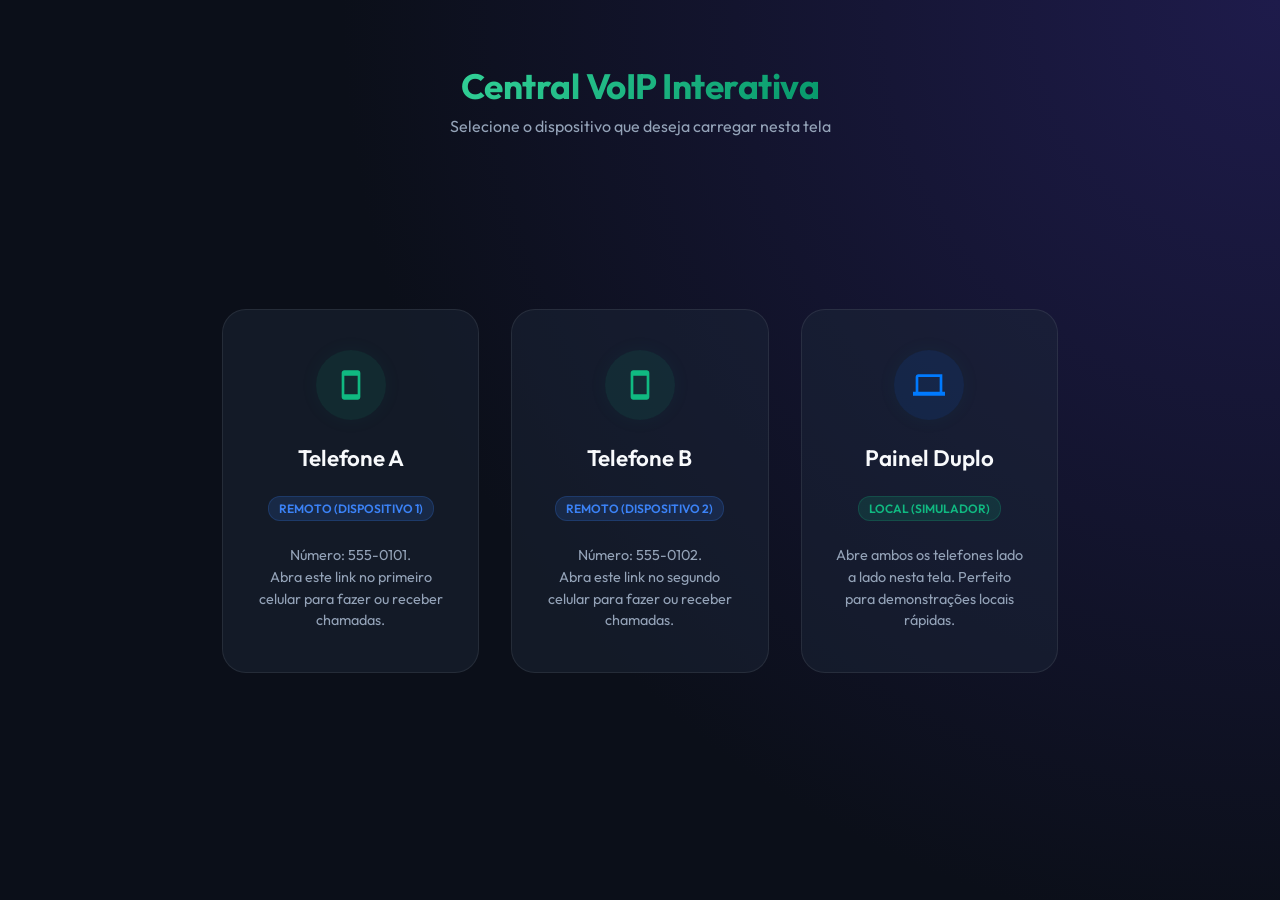
<file: index.html>
<!DOCTYPE html>
<html lang="pt-BR">
<head>
    <meta charset="UTF-8">
    <meta name="viewport" content="width=device-width, initial-scale=1.0">
    <title>VoIP Portal - Central de Telefonia</title>
    <link rel="stylesheet" href="style.css">
    <style>
        .portal-container {
            display: flex;
            flex-direction: column;
            align-items: center;
            justify-content: center;
            min-height: 70vh;
            padding: 2rem;
            text-align: center;
            width: 100%;
            max-width: 900px;
        }
        .portal-grid {
            display: grid;
            grid-template-columns: repeat(auto-fit, minmax(250px, 1fr));
            gap: 2rem;
            width: 100%;
            margin-top: 3rem;
        }
        .portal-card {
            background: var(--card-bg);
            border: 1px solid var(--glass-border);
            border-radius: 24px;
            padding: 2.5rem 2rem;
            text-align: center;
            cursor: pointer;
            transition: transform 0.3s cubic-bezier(0.16, 1, 0.3, 1), border-color 0.3s, box-shadow 0.3s;
            display: flex;
            flex-direction: column;
            align-items: center;
            gap: 1.5rem;
            text-decoration: none;
            color: var(--text-primary);
        }
        .portal-card:hover {
            transform: translateY(-8px);
            border-color: var(--primary);
            box-shadow: 0 15px 35px var(--primary-glow);
        }
        .portal-icon {
            width: 70px;
            height: 70px;
            border-radius: 50%;
            background: rgba(16, 185, 129, 0.1);
            color: var(--primary);
            display: flex;
            align-items: center;
            justify-content: center;
            box-shadow: 0 0 20px rgba(16, 185, 129, 0.05);
            transition: background 0.3s, color 0.3s;
        }
        .portal-card:hover .portal-icon {
            background: var(--primary);
            color: white;
        }
        .portal-icon svg {
            width: 32px;
            height: 32px;
            fill: currentColor;
        }
        .portal-card h3 {
            font-size: 1.4rem;
            font-weight: 600;
        }
        .portal-card p {
            color: var(--text-secondary);
            font-size: 0.9rem;
            line-height: 1.5;
        }
        .network-badge {
            background: rgba(59, 130, 246, 0.15);
            color: #3b82f6;
            font-size: 0.75rem;
            font-weight: 600;
            padding: 4px 10px;
            border-radius: 12px;
            border: 1px solid rgba(59, 130, 246, 0.2);
            text-transform: uppercase;
        }
        .local-badge {
            background: rgba(16, 185, 129, 0.15);
            color: var(--primary);
            font-size: 0.75rem;
            font-weight: 600;
            padding: 4px 10px;
            border-radius: 12px;
            border: 1px solid rgba(16, 185, 129, 0.2);
            text-transform: uppercase;
        }
    </style>
</head>
<body>

    <header style="margin-top: 4rem;">
        <h1>Central VoIP Interativa</h1>
        <p>Selecione o dispositivo que deseja carregar nesta tela</p>
    </header>

    <div class="portal-container">
        <div class="portal-grid">
            
            <!-- PHONE A LINK -->
            <a href="a.html" class="portal-card">
                <div class="portal-icon">
                    <svg viewBox="0 0 24 24"><path d="M17 1.01L7 1c-1.1 0-2 .9-2 2v18c0 1.1.9 2 2 2h10c1.1 0 2-.9 2-2V3c0-1.1-.9-1.99-2-1.99zM17 19H7V5h10v14z"/></svg>
                </div>
                <h3>Telefone A</h3>
                <span class="network-badge">Remoto (Dispositivo 1)</span>
                <p>Número: 555-0101.<br>Abra este link no primeiro celular para fazer ou receber chamadas.</p>
            </a>

            <!-- PHONE B LINK -->
            <a href="b.html" class="portal-card">
                <div class="portal-icon">
                    <svg viewBox="0 0 24 24"><path d="M17 1.01L7 1c-1.1 0-2 .9-2 2v18c0 1.1.9 2 2 2h10c1.1 0 2-.9 2-2V3c0-1.1-.9-1.99-2-1.99zM17 19H7V5h10v14z"/></svg>
                </div>
                <h3>Telefone B</h3>
                <span class="network-badge">Remoto (Dispositivo 2)</span>
                <p>Número: 555-0102.<br>Abra este link no segundo celular para fazer ou receber chamadas.</p>
            </a>

            <!-- DUAL VIEW LINK -->
            <a href="local.html" class="portal-card">
                <div class="portal-icon" style="color: #007aff; background: rgba(0, 122, 255, 0.1);">
                    <svg viewBox="0 0 24 24"><path d="M4 6h18V4H4c-1.1 0-2 .9-2 2v11H0v3h24v-3h-2V6c0-1.1-.9-2-2-2zm16 11H4V6h16v11z"/></svg>
                </div>
                <h3>Painel Duplo</h3>
                <span class="local-badge">Local (Simulador)</span>
                <p>Abre ambos os telefones lado a lado nesta tela. Perfeito para demonstrações locais rápidas.</p>
            </a>

        </div>
    </div>

</body>
</html>
</file>
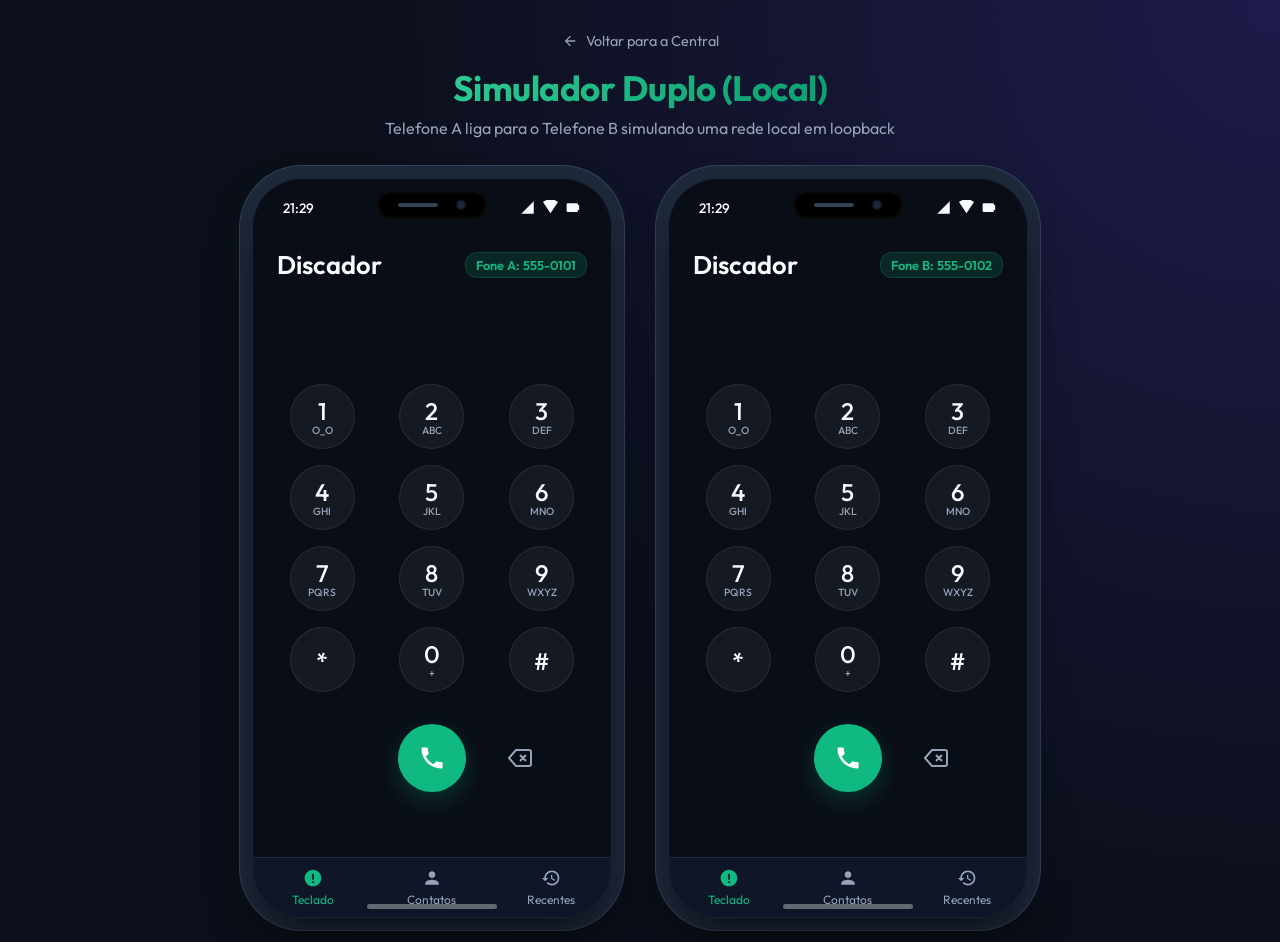
<file: local.html>
<!DOCTYPE html>
<html lang="pt-BR">
<head>
    <meta charset="UTF-8">
    <meta name="viewport" content="width=device-width, initial-scale=1.0">
    <title>VoIP Simulador Duplo - Local</title>
    <link rel="stylesheet" href="style.css">
    <style>
        body {
            background: radial-gradient(circle at top right, #1e1b4b 0%, var(--bg-dark) 60%);
            min-height: 100vh;
            display: flex;
            flex-direction: column;
            align-items: center;
        }
    </style>
</head>
<body>

    <header style="margin-top: 2rem;">
        <a href="index.html" style="color: var(--text-secondary); text-decoration: none; font-size: 0.9rem; margin-bottom: 0.5rem; display: inline-flex; align-items: center; gap: 8px;">
            <svg width="16" height="16" viewBox="0 0 24 24" fill="currentColor"><path d="M20 11H7.83l5.59-5.59L12 4l-8 8 8 8 1.41-1.41L7.83 13H20v-2z"/></svg>
            Voltar para a Central
        </a>
        <h1 style="margin-top: 0.5rem;">Simulador Duplo (Local)</h1>
        <p>Telefone A liga para o Telefone B simulando uma rede local em loopback</p>
    </header>

    <div class="workspace">
        
        <!-- TELEFONE A -->
        <div class="phone-container">
            <div id="phone-a" class="phone-device">
                <div class="phone-notch">
                    <div class="notch-speaker"></div>
                    <div class="notch-camera"></div>
                </div>
                <div class="phone-status-bar">
                    <span class="status-time">20:43</span>
                    <div class="status-right">
                        <svg class="status-bar-icon" viewBox="0 0 24 24"><path d="M2 22h20V2z"/></svg>
                        <svg class="status-bar-icon" viewBox="0 0 24 24"><path d="M12 21l-12-18c0 0 8-5 12-5s12 5 12 5z"/></svg>
                        <svg class="status-bar-icon" viewBox="0 0 24 24"><path d="M17 5H3a2 2 0 0 0-2 2v10a2 2 0 0 0 2 2h14a2 2 0 0 0 2-2V7a2 2 0 0 0-2-2m2 3h2v8h-2z"/></svg>
                    </div>
                </div>
                <div class="phone-screen">
                    <div id="phone-a-dialer" class="view active">
                        <div class="phone-header">
                            <h2>Discador</h2>
                            <span class="phone-id-badge">Fone A: 555-0101</span>
                        </div>
                        <div id="phone-a-display" class="dialer-screen"></div>
                        <div class="keypad-grid">
                            <button class="key-btn" onclick="pressKey('a', '1')">1<span class="key-sub">o_o</span></button>
                            <button class="key-btn" onclick="pressKey('a', '2')">2<span class="key-sub">abc</span></button>
                            <button class="key-btn" onclick="pressKey('a', '3')">3<span class="key-sub">def</span></button>
                            <button class="key-btn" onclick="pressKey('a', '4')">4<span class="key-sub">ghi</span></button>
                            <button class="key-btn" onclick="pressKey('a', '5')">5<span class="key-sub">jkl</span></button>
                            <button class="key-btn" onclick="pressKey('a', '6')">6<span class="key-sub">mno</span></button>
                            <button class="key-btn" onclick="pressKey('a', '7')">7<span class="key-sub">pqrs</span></button>
                            <button class="key-btn" onclick="pressKey('a', '8')">8<span class="key-sub">tuv</span></button>
                            <button class="key-btn" onclick="pressKey('a', '9')">9<span class="key-sub">wxyz</span></button>
                            <button class="key-btn" onclick="pressKey('a', '*')">*<span class="key-sub"></span></button>
                            <button class="key-btn" onclick="pressKey('a', '0')">0<span class="key-sub">+</span></button>
                            <button class="key-btn" onclick="pressKey('a', '#')">#<span class="key-sub"></span></button>
                        </div>
                        <div class="call-action-row">
                            <div style="width: 44px;"></div>
                            <button class="btn-call" onclick="startCallInitiation('a')">
                                <svg viewBox="0 0 24 24"><path d="M6.62 10.79a15.15 15.15 0 0 0 6.59 6.59l2.2-2.2a1 1 0 0 1 1.11-.27 11.5 11.5 0 0 0 3.58.57 1 1 0 0 1 1 1V20a1 1 0 0 1-1 1A17 17 0 0 1 3 4a1 1 0 0 1 1-1h3.5a1 1 0 0 1 1 1 11.5 11.5 0 0 0 .57 3.58 1 1 0 0 1-.27 1.11z"/></svg>
                            </button>
                            <button class="btn-delete" onclick="deleteDigit('a')">
                                <svg viewBox="0 0 24 24" fill="none" stroke="currentColor" stroke-width="2"><path d="M21 4H8l-7 8 7 8h13a2 2 0 0 0 2-2V6a2 2 0 0 0-2-2zM18 9l-6 6M12 9l6 6"/></svg>
                            </button>
                        </div>
                    </div>
                    <div id="phone-a-contacts" class="view">
                        <div class="phone-header">
                            <h2>Contatos</h2>
                        </div>
                        <div class="contact-list">
                            <div class="contact-card">
                                <div class="contact-info">
                                    <div class="contact-avatar" style="background: linear-gradient(135deg, #3b82f6 0%, #1d4ed8 100%)">B</div>
                                    <div class="contact-details">
                                        <h4>Telefone B</h4>
                                        <p>555-0102</p>
                                    </div>
                                </div>
                                <button class="contact-call-btn" onclick="dialFromContact('a', '555-0102')">
                                    <svg width="18" height="18" viewBox="0 0 24 24" fill="currentColor"><path d="M20.01 15.38c-1.23 0-2.42-.2-3.53-.56a.977.977 0 0 0-1.01.24l-2.2 2.2a15.045 15.045 0 0 1-6.59-6.59l2.2-2.21a.96.96 0 0 0 .25-1A11.36 11.36 0 0 1 8.5 4c0-.55-.45-1-1-1H4c-.55 0-1 .45-1 1 0 9.39 7.61 17 17 17 .55 0 1-.45 1-1v-3.5c0-.55-.45-1-1-1z"/></svg>
                                </button>
                            </div>
                        </div>
                    </div>
                    <div id="phone-a-logs" class="view">
                        <div class="phone-header">
                            <h2>Recentes</h2>
                        </div>
                        <div id="phone-a-log-list" class="log-list"></div>
                    </div>
                    <div class="app-tabs">
                        <button class="tab-btn active" onclick="switchTab('a', 'dialer')">
                            <svg viewBox="0 0 24 24" fill="currentColor"><path d="M12 2C6.48 2 2 6.48 2 12s4.48 10 10 10 10-4.48 10-10S17.52 2 12 2zm1 16h-2v-2h2v2zm0-4h-2V7h2v7z"/></svg>
                            Teclado
                        </button>
                        <button class="tab-btn" onclick="switchTab('a', 'contacts')">
                            <svg viewBox="0 0 24 24" fill="currentColor"><path d="M12 12c2.21 0 4-1.79 4-4s-1.79-4-4-4-4 1.79-4 4 1.79 4 4 4zm0 2c-2.67 0-8 1.34-8 4v2h16v-2c0-2.66-5.33-4-8-4z"/></svg>
                            Contatos
                        </button>
                        <button class="tab-btn" onclick="switchTab('a', 'logs')">
                            <svg viewBox="0 0 24 24" fill="currentColor"><path d="M13 3c-4.97 0-9 4.03-9 9H1l3.89 3.89.07.14L9 12H6c0-3.87 3.13-7 7-7s7 3.13 7 7-3.13 7-7 7c-1.93 0-3.68-.79-4.94-2.06l-1.42 1.42C8.27 19.99 10.51 21 13 21c4.97 0 9-4.03 9-9s-4.03-9-9-9zm-1 5v5l4.25 2.52.77-1.28-3.52-2.09V8z"/></svg>
                            Recentes
                        </button>
                    </div>
                    <div id="phone-a-call-screen" class="call-overlay">
                        <div class="call-top-info">
                            <div id="phone-a-call-status" class="call-status-label">Chamando...</div>
                            <div id="phone-a-call-name" class="call-peer-name">Telefone B</div>
                            <div id="phone-a-call-number" class="call-peer-number">555-0102</div>
                        </div>
                        <div class="call-avatar-container">
                            <div id="phone-a-pulse-1" class="call-avatar-pulse"></div>
                            <div id="phone-a-pulse-2" class="call-avatar-pulse-2"></div>
                            <div class="call-avatar">B</div>
                        </div>
                        <div class="visualizer-container">
                            <canvas id="phone-a-visualizer" class="visualizer-canvas"></canvas>
                        </div>
                        <div class="call-controls-panel">
                            <div class="call-features-row">
                                <button id="phone-a-btn-mute" class="feature-btn" onclick="toggleMute('a')">
                                    <svg width="20" height="20" viewBox="0 0 24 24" fill="currentColor"><path d="M12 14c1.66 0 2.99-1.34 2.99-3L15 5c0-1.66-1.34-3-3-3S9 3.34 9 5v6c0 1.66 1.34 3 3 3zm5.3-3c0 3-2.54 5.1-5.3 5.1S6.7 14 6.7 11H5c0 3.41 2.72 6.23 6 6.72V21h2v-3.28c3.28-.48 6-3.3 6-6.72h-1.7z"/></svg>
                                </button>
                                <button id="phone-a-btn-speaker" class="feature-btn" onclick="toggleSpeaker('a')">
                                    <svg width="20" height="20" viewBox="0 0 24 24" fill="currentColor"><path d="M12 3v10.55c-.59-.34-1.27-.55-2-.55-2.21 0-4 1.79-4 4s1.79 4 4 4 4-1.79 4-4V7h4V3h-6z"/></svg>
                                </button>
                            </div>
                            <div class="action-buttons-row">
                                <button id="phone-a-btn-decline" class="action-btn btn-decline" onclick="hangupCall('a')">
                                    <svg viewBox="0 0 24 24"><path d="M12 9c-2.2 0-4.3.4-6.2 1.1-.5.2-.9.7-.9 1.3v3.2c0 .5.3.9.7 1.1l2.2.8c.3.1.7 0 .9-.3l1.8-1.8c.2-.2.3-.5.3-.8v-3.5c1.3-.3 2.7-.3 4 0v3.5c0 .3.1.6.3.8l1.8 1.8c.3.3.6.4 1 .2l2.2-.8c.4-.2.6-.6.6-1.1v-3.2c0-.6-.4-1.1-1-1.3-1.9-.7-4-1.1-6.2-1.1z"/></svg>
                                </button>
                                <button id="phone-a-btn-accept" class="action-btn btn-accept" onclick="acceptCall('a')">
                                    <svg viewBox="0 0 24 24"><path d="M20.01 15.38c-1.23 0-2.42-.2-3.53-.56a.977.977 0 0 0-1.01.24l-2.2 2.2a15.045 15.045 0 0 1-6.59-6.59l2.2-2.21a.96.96 0 0 0 .25-1A11.36 11.36 0 0 1 8.5 4c0-.55-.45-1-1-1H4c-.55 0-1 .45-1 1 0 9.39 7.61 17 17 17 .55 0 1-.45 1-1v-3.5c0-.55-.45-1-1-1z"/></svg>
                                </button>
                            </div>
                        </div>
                    </div>
                    <div class="home-indicator-bar"></div>
                </div>
            </div>
        </div>

        <!-- TELEFONE B -->
        <div class="phone-container">
            <div id="phone-b" class="phone-device">
                <div class="phone-notch">
                    <div class="notch-speaker"></div>
                    <div class="notch-camera"></div>
                </div>
                <div class="phone-status-bar">
                    <span class="status-time">20:43</span>
                    <div class="status-right">
                        <svg class="status-bar-icon" viewBox="0 0 24 24"><path d="M2 22h20V2z"/></svg>
                        <svg class="status-bar-icon" viewBox="0 0 24 24"><path d="M12 21l-12-18c0 0 8-5 12-5s12 5 12 5z"/></svg>
                        <svg class="status-bar-icon" viewBox="0 0 24 24"><path d="M17 5H3a2 2 0 0 0-2 2v10a2 2 0 0 0 2 2h14a2 2 0 0 0 2-2V7a2 2 0 0 0-2-2m2 3h2v8h-2z"/></svg>
                    </div>
                </div>
                <div class="phone-screen">
                    <div id="phone-b-dialer" class="view active">
                        <div class="phone-header">
                            <h2>Discador</h2>
                            <span class="phone-id-badge">Fone B: 555-0102</span>
                        </div>
                        <div id="phone-b-display" class="dialer-screen"></div>
                        <div class="keypad-grid">
                            <button class="key-btn" onclick="pressKey('b', '1')">1<span class="key-sub">o_o</span></button>
                            <button class="key-btn" onclick="pressKey('b', '2')">2<span class="key-sub">abc</span></button>
                            <button class="key-btn" onclick="pressKey('b', '3')">3<span class="key-sub">def</span></button>
                            <button class="key-btn" onclick="pressKey('b', '4')">4<span class="key-sub">ghi</span></button>
                            <button class="key-btn" onclick="pressKey('b', '5')">5<span class="key-sub">jkl</span></button>
                            <button class="key-btn" onclick="pressKey('b', '6')">6<span class="key-sub">mno</span></button>
                            <button class="key-btn" onclick="pressKey('b', '7')">7<span class="key-sub">pqrs</span></button>
                            <button class="key-btn" onclick="pressKey('b', '8')">8<span class="key-sub">tuv</span></button>
                            <button class="key-btn" onclick="pressKey('b', '9')">9<span class="key-sub">wxyz</span></button>
                            <button class="key-btn" onclick="pressKey('b', '*')">*<span class="key-sub"></span></button>
                            <button class="key-btn" onclick="pressKey('b', '0')">0<span class="key-sub">+</span></button>
                            <button class="key-btn" onclick="pressKey('b', '#')">#<span class="key-sub"></span></button>
                        </div>
                        <div class="call-action-row">
                            <div style="width: 44px;"></div>
                            <button class="btn-call" onclick="startCallInitiation('b')">
                                <svg viewBox="0 0 24 24"><path d="M6.62 10.79a15.15 15.15 0 0 0 6.59 6.59l2.2-2.2a1 1 0 0 1 1.11-.27 11.5 11.5 0 0 0 3.58.57 1 1 0 0 1 1 1V20a1 1 0 0 1-1 1A17 17 0 0 1 3 4a1 1 0 0 1 1-1h3.5a1 1 0 0 1 1 1 11.5 11.5 0 0 0 .57 3.58 1 1 0 0 1-.27 1.11z"/></svg>
                            </button>
                            <button class="btn-delete" onclick="deleteDigit('b')">
                                <svg viewBox="0 0 24 24" fill="none" stroke="currentColor" stroke-width="2"><path d="M21 4H8l-7 8 7 8h13a2 2 0 0 0 2-2V6a2 2 0 0 0-2-2zM18 9l-6 6M12 9l6 6"/></svg>
                            </button>
                        </div>
                    </div>
                    <div id="phone-b-contacts" class="view">
                        <div class="phone-header">
                            <h2>Contatos</h2>
                        </div>
                        <div class="contact-list">
                            <div class="contact-card">
                                <div class="contact-info">
                                    <div class="contact-avatar" style="background: linear-gradient(135deg, #10b981 0%, #3b82f6 100%)">A</div>
                                    <div class="contact-details">
                                        <h4>Telefone A</h4>
                                        <p>555-0101</p>
                                    </div>
                                </div>
                                <button class="contact-call-btn" onclick="dialFromContact('b', '555-0101')">
                                    <svg width="18" height="18" viewBox="0 0 24 24" fill="currentColor"><path d="M20.01 15.38c-1.23 0-2.42-.2-3.53-.56a.977.977 0 0 0-1.01.24l-2.2 2.2a15.045 15.045 0 0 1-6.59-6.59l2.2-2.21a.96.96 0 0 0 .25-1A11.36 11.36 0 0 1 8.5 4c0-.55-.45-1-1-1H4c-.55 0-1 .45-1 1 0 9.39 7.61 17 17 17 .55 0 1-.45 1-1v-3.5c0-.55-.45-1-1-1z"/></svg>
                                </button>
                            </div>
                        </div>
                    </div>
                    <div id="phone-b-logs" class="view">
                        <div class="phone-header">
                            <h2>Recentes</h2>
                        </div>
                        <div id="phone-b-log-list" class="log-list"></div>
                    </div>
                    <div class="app-tabs">
                        <button class="tab-btn active" onclick="switchTab('b', 'dialer')">
                            <svg viewBox="0 0 24 24" fill="currentColor"><path d="M12 2C6.48 2 2 6.48 2 12s4.48 10 10 10 10-4.48 10-10S17.52 2 12 2zm1 16h-2v-2h2v2zm0-4h-2V7h2v7z"/></svg>
                            Teclado
                        </button>
                        <button class="tab-btn" onclick="switchTab('b', 'contacts')">
                            <svg viewBox="0 0 24 24" fill="currentColor"><path d="M12 12c2.21 0 4-1.79 4-4s-1.79-4-4-4-4 1.79-4 4 1.79 4 4 4zm0 2c-2.67 0-8 1.34-8 4v2h16v-2c0-2.66-5.33-4-8-4z"/></svg>
                            Contatos
                        </button>
                        <button class="tab-btn" onclick="switchTab('b', 'logs')">
                            <svg viewBox="0 0 24 24" fill="currentColor"><path d="M13 3c-4.97 0-9 4.03-9 9H1l3.89 3.89.07.14L9 12H6c0-3.87 3.13-7 7-7s7 3.13 7 7-3.13 7-7 7c-1.93 0-3.68-.79-4.94-2.06l-1.42 1.42C8.27 19.99 10.51 21 13 21c4.97 0 9-4.03 9-9s-4.03-9-9-9zm-1 5v5l4.25 2.52.77-1.28-3.52-2.09V8z"/></svg>
                            Recentes
                        </button>
                    </div>
                    <div id="phone-b-call-screen" class="call-overlay">
                        <div class="call-top-info">
                            <div id="phone-b-call-status" class="call-status-label">Chamando...</div>
                            <div id="phone-b-call-name" class="call-peer-name">Telefone A</div>
                            <div id="phone-b-call-number" class="call-peer-number">555-0101</div>
                        </div>
                        <div class="call-avatar-container">
                            <div id="phone-b-pulse-1" class="call-avatar-pulse"></div>
                            <div id="phone-b-pulse-2" class="call-avatar-pulse-2"></div>
                            <div class="call-avatar">A</div>
                        </div>
                        <div class="visualizer-container">
                            <canvas id="phone-b-visualizer" class="visualizer-canvas"></canvas>
                        </div>
                        <div class="call-controls-panel">
                            <div class="call-features-row">
                                <button id="phone-b-btn-mute" class="feature-btn" onclick="toggleMute('b')">
                                    <svg width="20" height="20" viewBox="0 0 24 24" fill="currentColor"><path d="M12 14c1.66 0 2.99-1.34 2.99-3L15 5c0-1.66-1.34-3-3-3S9 3.34 9 5v6c0 1.66 1.34 3 3 3zm5.3-3c0 3-2.54 5.1-5.3 5.1S6.7 14 6.7 11H5c0 3.41 2.72 6.23 6 6.72V21h2v-3.28c3.28-.48 6-3.3 6-6.72h-1.7z"/></svg>
                                </button>
                                <button id="phone-b-btn-speaker" class="feature-btn" onclick="toggleSpeaker('b')">
                                    <svg width="20" height="20" viewBox="0 0 24 24" fill="currentColor"><path d="M12 3v10.55c-.59-.34-1.27-.55-2-.55-2.21 0-4 1.79-4 4s1.79 4 4 4 4-1.79 4-4V7h4V3h-6z"/></svg>
                                </button>
                            </div>
                            <div class="action-buttons-row">
                                <button id="phone-b-btn-decline" class="action-btn btn-decline" onclick="hangupCall('b')">
                                    <svg viewBox="0 0 24 24"><path d="M12 9c-2.2 0-4.3.4-6.2 1.1-.5.2-.9.7-.9 1.3v3.2c0 .5.3.9.7 1.1l2.2.8c.3.1.7 0 .9-.3l1.8-1.8c.2-.2.3-.5.3-.8v-3.5c1.3-.3 2.7-.3 4 0v3.5c0 .3.1.6.3.8l1.8 1.8c.3.3.6.4 1 .2l2.2-.8c.4-.2.6-.6.6-1.1v-3.2c0-.6-.4-1.1-1-1.3-1.9-.7-4-1.1-6.2-1.1z"/></svg>
                                </button>
                                <button id="phone-b-btn-accept" class="action-btn btn-accept" onclick="acceptCall('b')">
                                    <svg viewBox="0 0 24 24"><path d="M20.01 15.38c-1.23 0-2.42-.2-3.53-.56a.977.977 0 0 0-1.01.24l-2.2 2.2a15.045 15.045 0 0 1-6.59-6.59l2.2-2.21a.96.96 0 0 0 .25-1A11.36 11.36 0 0 1 8.5 4c0-.55-.45-1-1-1H4c-.55 0-1 .45-1 1 0 9.39 7.61 17 17 17 .55 0 1-.45 1-1v-3.5c0-.55-.45-1-1-1z"/></svg>
                                </button>
                            </div>
                        </div>
                    </div>
                    <div class="home-indicator-bar"></div>
                </div>
            </div>
        </div>

    </div>

    <!-- Load Scripts -->
    <script src="audio.js"></script>
    <script src="app_local.js"></script>
</body>
</html>
</file>
<file: style.css>
/* Elegant CSS Stylesheet for VOIP Phone System Simulation */

@import url('https://fonts.googleapis.com/css2?family=Outfit:wght@300;400;500;600;700&display=swap');

:root {
    --bg-dark: #0b0f19;
    --card-bg: rgba(30, 41, 59, 0.45);
    --glass-border: rgba(255, 255, 255, 0.08);
    --primary: #10b981; /* WhatsApp Emerald */
    --primary-glow: rgba(16, 185, 129, 0.25);
    --danger: #ef4444;
    --danger-glow: rgba(239, 68, 68, 0.25);
    --text-primary: #f8fafc;
    --text-secondary: #94a3b8;
    --ios-blue: #007aff;
    
    --phone-width: 360px;
    --phone-height: 740px;
}

* {
    box-sizing: border-box;
    margin: 0;
    padding: 0;
    font-family: 'Outfit', sans-serif;
    -webkit-tap-highlight-color: transparent;
}

body {
    background: radial-gradient(circle at top right, #1e1b4b 0%, var(--bg-dark) 60%);
    color: var(--text-primary);
    min-height: 100vh;
    display: flex;
    flex-direction: column;
    align-items: center;
    overflow-x: hidden;
}

header {
    margin-top: 2rem;
    margin-bottom: 1rem;
    text-align: center;
    z-index: 10;
}

header h1 {
    font-size: 2.2rem;
    font-weight: 700;
    background: linear-gradient(135deg, #34d399 0%, #059669 100%);
    -webkit-background-clip: text;
    -webkit-text-fill-color: transparent;
    margin-bottom: 0.5rem;
    letter-spacing: -0.5px;
}

header p {
    color: var(--text-secondary);
    font-size: 1rem;
}

.workspace {
    display: flex;
    flex-wrap: wrap;
    justify-content: center;
    gap: 3.5rem;
    padding: 1.5rem;
    width: 100%;
    max-width: 1200px;
    align-items: center;
}

/* Smartphone Mockup Container */
.phone-container {
    perspective: 1000px;
    position: relative;
}

/* Vibrating effect during incoming call */
.phone-device.vibrate-active {
    animation: phone-vibrate 0.15s linear infinite;
}

.phone-device {
    width: var(--phone-width);
    height: var(--phone-height);
    background: #0f172a;
    border-radius: 50px;
    box-shadow: 
        0 25px 50px -12px rgba(0, 0, 0, 0.7),
        0 0 0 12px #1e293b, /* Bezel outer */
        0 0 0 13px #334155, /* Bezel inner border */
        0 0 30px rgba(16, 185, 129, 0.1);
    position: relative;
    overflow: hidden;
    transition: transform 0.3s ease, box-shadow 0.3s ease;
    border: 1px solid rgba(255, 255, 255, 0.05);
}

.phone-device:hover {
    box-shadow: 
        0 25px 60px -10px rgba(0, 0, 0, 0.8),
        0 0 0 12px #1e293b,
        0 0 0 13px #334155,
        0 0 40px rgba(16, 185, 129, 0.2);
}

/* Dynamic Island / Notch */
.phone-notch {
    position: absolute;
    top: 12px;
    left: 50%;
    transform: translateX(-50%);
    width: 110px;
    height: 28px;
    background: #000;
    border-radius: 20px;
    z-index: 100;
    display: flex;
    align-items: center;
    justify-content: space-around;
    padding: 0 12px;
    box-shadow: inset 0 0 4px rgba(255,255,255,0.1);
}

.notch-camera {
    width: 10px;
    height: 10px;
    background: #1e293b;
    border-radius: 50%;
    box-shadow: inset 0 0 3px #000;
}

.notch-speaker {
    width: 40px;
    height: 4px;
    background: #334155;
    border-radius: 4px;
}

/* Screen Contents */
.phone-screen {
    width: 100%;
    height: 100%;
    display: flex;
    flex-direction: column;
    position: relative;
    padding-top: 45px;
    padding-bottom: 25px;
    background: #090d16;
}

/* Status Bar */
.phone-status-bar {
    position: absolute;
    top: 0;
    left: 0;
    width: 100%;
    height: 45px;
    display: flex;
    justify-content: space-between;
    align-items: center;
    padding: 12px 30px 0 30px;
    font-size: 0.85rem;
    font-weight: 500;
    color: var(--text-primary);
    z-index: 90;
    pointer-events: none;
}

.status-right {
    display: flex;
    gap: 8px;
    align-items: center;
}

.status-bar-icon {
    width: 15px;
    height: 15px;
    fill: currentColor;
}

/* Phone App Navigation */
.app-tabs {
    display: flex;
    justify-content: space-around;
    background: rgba(15, 23, 42, 0.95);
    border-top: 1px solid var(--glass-border);
    position: absolute;
    bottom: 0;
    left: 0;
    width: 100%;
    height: 60px;
    align-items: center;
    z-index: 80;
}

.tab-btn {
    background: none;
    border: none;
    color: var(--text-secondary);
    display: flex;
    flex-direction: column;
    align-items: center;
    font-size: 0.75rem;
    cursor: pointer;
    transition: color 0.2s, transform 0.2s;
    flex: 1;
    gap: 4px;
}

.tab-btn:hover {
    color: var(--text-primary);
}

.tab-btn.active {
    color: var(--primary);
}

.tab-btn svg {
    width: 20px;
    height: 20px;
}

/* Views (Dialer, Contacts, Call History) */
.view {
    flex: 1;
    overflow-y: auto;
    padding: 1.5rem;
    display: none;
    margin-bottom: 40px;
}

.view.active {
    display: flex;
    flex-direction: column;
}

/* Custom Scrollbar */
.view::-webkit-scrollbar {
    width: 4px;
}
.view::-webkit-scrollbar-thumb {
    background: rgba(255,255,255,0.15);
    border-radius: 4px;
}

/* Header Inside Phone Screens */
.phone-header {
    margin-bottom: 1.2rem;
    display: flex;
    justify-content: space-between;
    align-items: center;
}

.phone-header h2 {
    font-size: 1.6rem;
    font-weight: 600;
}

.phone-id-badge {
    background: rgba(16, 185, 129, 0.15);
    color: var(--primary);
    font-size: 0.8rem;
    padding: 4px 10px;
    border-radius: 12px;
    border: 1px solid rgba(16, 185, 129, 0.2);
    font-weight: 600;
}

/* Keypad / Dialer Grid */
.dialer-screen {
    text-align: center;
    font-size: 2.2rem;
    font-weight: 400;
    min-height: 60px;
    margin-bottom: 1.5rem;
    display: flex;
    align-items: center;
    justify-content: center;
    word-break: break-all;
    letter-spacing: 1px;
    padding: 0 10px;
    color: var(--text-primary);
}

.keypad-grid {
    display: grid;
    grid-template-columns: repeat(3, 1fr);
    gap: 1rem 1.2rem;
    justify-items: center;
    align-items: center;
    margin-bottom: 1.5rem;
}

.key-btn {
    width: 65px;
    height: 65px;
    border-radius: 50%;
    background: rgba(255, 255, 255, 0.05);
    border: 1px solid var(--glass-border);
    color: var(--text-primary);
    font-size: 1.5rem;
    font-weight: 500;
    cursor: pointer;
    display: flex;
    flex-direction: column;
    justify-content: center;
    align-items: center;
    transition: background-color 0.15s, transform 0.1s;
}

.key-btn:active {
    background: rgba(255, 255, 255, 0.15);
    transform: scale(0.92);
}

.key-sub {
    font-size: 0.65rem;
    color: var(--text-secondary);
    text-transform: uppercase;
    margin-top: -2px;
}

.call-action-row {
    display: flex;
    justify-content: center;
    align-items: center;
    gap: 2rem;
    margin-top: 0.5rem;
}

.btn-call {
    width: 68px;
    height: 68px;
    border-radius: 50%;
    background: var(--primary);
    border: none;
    cursor: pointer;
    display: flex;
    justify-content: center;
    align-items: center;
    box-shadow: 0 8px 24px var(--primary-glow);
    transition: transform 0.2s, background-color 0.2s;
}

.btn-call:hover {
    background: #059669;
}

.btn-call:active {
    transform: scale(0.9);
}

.btn-call svg {
    width: 28px;
    height: 28px;
    fill: white;
}

.btn-delete {
    background: none;
    border: none;
    color: var(--text-secondary);
    cursor: pointer;
    padding: 10px;
    display: flex;
    align-items: center;
    justify-content: center;
    transition: color 0.2s;
}

.btn-delete:hover {
    color: var(--text-primary);
}

.btn-delete svg {
    width: 24px;
    height: 24px;
}

/* Contacts View */
.contact-list {
    display: flex;
    flex-direction: column;
    gap: 0.8rem;
}

.contact-card {
    background: var(--card-bg);
    border: 1px solid var(--glass-border);
    border-radius: 16px;
    padding: 12px 16px;
    display: flex;
    justify-content: space-between;
    align-items: center;
    transition: border-color 0.2s, background-color 0.2s;
}

.contact-card:hover {
    background: rgba(30, 41, 59, 0.65);
    border-color: rgba(16, 185, 129, 0.3);
}

.contact-info {
    display: flex;
    align-items: center;
    gap: 12px;
}

.contact-avatar {
    width: 44px;
    height: 44px;
    border-radius: 50%;
    background: linear-gradient(135deg, #10b981 0%, #3b82f6 100%);
    display: flex;
    align-items: center;
    justify-content: center;
    font-weight: 600;
    color: white;
    font-size: 1.1rem;
}

.contact-details h4 {
    font-weight: 500;
    font-size: 0.95rem;
    margin-bottom: 2px;
}

.contact-details p {
    color: var(--text-secondary);
    font-size: 0.8rem;
}

.contact-call-btn {
    width: 36px;
    height: 36px;
    border-radius: 50%;
    background: rgba(16, 185, 129, 0.15);
    border: none;
    cursor: pointer;
    display: flex;
    align-items: center;
    justify-content: center;
    color: var(--primary);
    transition: background 0.2s, transform 0.2s;
}

.contact-call-btn:hover {
    background: var(--primary);
    color: white;
    transform: scale(1.05);
}

/* Call Log View */
.log-list {
    display: flex;
    flex-direction: column;
    gap: 0.8rem;
}

.log-item {
    background: var(--card-bg);
    border: 1px solid var(--glass-border);
    border-radius: 16px;
    padding: 12px 16px;
    display: flex;
    justify-content: space-between;
    align-items: center;
}

.log-left {
    display: flex;
    align-items: center;
    gap: 12px;
}

.log-indicator {
    display: flex;
    align-items: center;
    justify-content: center;
}

.log-indicator.missed { color: var(--danger); }
.log-indicator.incoming { color: var(--primary); }
.log-indicator.outgoing { color: var(--ios-blue); }

.log-text h4 {
    font-weight: 500;
    font-size: 0.95rem;
}

.log-text p {
    color: var(--text-secondary);
    font-size: 0.78rem;
    display: flex;
    align-items: center;
    gap: 4px;
    margin-top: 2px;
}

.log-time {
    color: var(--text-secondary);
    font-size: 0.75rem;
    text-align: right;
}

/* Call Overlay (WhatsApp Style Calling Screen) */
.call-overlay {
    position: absolute;
    top: 0;
    left: 0;
    width: 100%;
    height: 100%;
    background: radial-gradient(circle at center, #0f1e29 0%, #06090e 100%);
    z-index: 200;
    display: flex;
    flex-direction: column;
    justify-content: space-between;
    align-items: center;
    padding: 70px 30px 50px 30px;
    transform: translateY(100%);
    transition: transform 0.4s cubic-bezier(0.16, 1, 0.3, 1);
}

.call-overlay.active {
    transform: translateY(0);
}

.call-top-info {
    text-align: center;
    display: flex;
    flex-direction: column;
    align-items: center;
}

.call-status-label {
    color: var(--primary);
    font-size: 0.85rem;
    text-transform: uppercase;
    letter-spacing: 2px;
    font-weight: 600;
    margin-bottom: 8px;
    animation: pulse-text 1.5s infinite;
}

.call-peer-name {
    font-size: 1.8rem;
    font-weight: 600;
    margin-bottom: 4px;
}

.call-peer-number {
    color: var(--text-secondary);
    font-size: 0.9rem;
}

/* Pulse Animation for Avatar during Ringing */
.call-avatar-container {
    position: relative;
    width: 140px;
    height: 140px;
    margin: 2rem 0;
}

.call-avatar-pulse {
    position: absolute;
    top: 0;
    left: 0;
    width: 140px;
    height: 140px;
    border-radius: 50%;
    background: var(--primary-glow);
    animation: ring-pulse 1.8s infinite;
    z-index: 1;
}

.call-avatar-pulse-2 {
    position: absolute;
    top: 0;
    left: 0;
    width: 140px;
    height: 140px;
    border-radius: 50%;
    background: var(--primary-glow);
    animation: ring-pulse 1.8s infinite 0.9s;
    z-index: 1;
}

.call-avatar {
    position: relative;
    width: 140px;
    height: 140px;
    border-radius: 50%;
    background: linear-gradient(135deg, #059669 0%, #1d4ed8 100%);
    z-index: 2;
    display: flex;
    align-items: center;
    justify-content: center;
    font-size: 3.5rem;
    font-weight: 700;
    color: white;
    box-shadow: 0 10px 30px rgba(0,0,0,0.5);
    border: 3px solid rgba(255,255,255,0.1);
}

/* Audio Visualizer Canvas */
.visualizer-container {
    width: 100%;
    height: 80px;
    display: flex;
    justify-content: center;
    align-items: center;
    margin: 1rem 0;
}

.visualizer-canvas {
    width: 100%;
    height: 100%;
    border-radius: 8px;
    pointer-events: none;
}

/* Calling Controls */
.call-controls-panel {
    display: flex;
    flex-direction: column;
    align-items: center;
    width: 100%;
    gap: 2rem;
}

.call-features-row {
    display: flex;
    justify-content: space-around;
    width: 100%;
    max-width: 240px;
}

.feature-btn {
    width: 50px;
    height: 50px;
    border-radius: 50%;
    background: rgba(255, 255, 255, 0.08);
    border: 1px solid var(--glass-border);
    cursor: pointer;
    display: flex;
    align-items: center;
    justify-content: center;
    color: var(--text-primary);
    transition: background 0.2s, color 0.2s;
}

.feature-btn:hover {
    background: rgba(255, 255, 255, 0.15);
}

.feature-btn.active {
    background: white;
    color: black;
}

.action-buttons-row {
    display: flex;
    justify-content: center;
    align-items: center;
    gap: 3rem;
    width: 100%;
}

.action-btn {
    width: 65px;
    height: 65px;
    border-radius: 50%;
    border: none;
    cursor: pointer;
    display: flex;
    align-items: center;
    justify-content: center;
    color: white;
    transition: transform 0.2s, box-shadow 0.2s;
}

.action-btn:active {
    transform: scale(0.9);
}

.btn-decline {
    background: var(--danger);
    box-shadow: 0 8px 24px var(--danger-glow);
}

.btn-decline:hover {
    background: #dc2626;
}

.btn-accept {
    background: var(--primary);
    box-shadow: 0 8px 24px var(--primary-glow);
}

.btn-accept:hover {
    background: #059669;
}

.btn-accept svg {
    width: 28px;
    height: 28px;
    fill: white;
}

.btn-decline svg {
    width: 28px;
    height: 28px;
    fill: white;
}

/* Home / Device Locks overlay */
.home-indicator-bar {
    width: 130px;
    height: 5px;
    background: rgba(255, 255, 255, 0.35);
    border-radius: 10px;
    position: absolute;
    bottom: 8px;
    left: 50%;
    transform: translateX(-50%);
    z-index: 110;
}

/* Extra controls under the phones */
.dashboard-controls {
    text-align: center;
    margin-top: 1rem;
    background: var(--card-bg);
    border: 1px solid var(--glass-border);
    border-radius: 20px;
    padding: 1rem 2rem;
    display: flex;
    align-items: center;
    gap: 1.5rem;
}

.btn-mic-init {
    background: var(--primary);
    border: none;
    color: white;
    padding: 10px 20px;
    border-radius: 10px;
    font-weight: 500;
    cursor: pointer;
    box-shadow: 0 4px 12px var(--primary-glow);
    transition: background 0.2s, transform 0.1s;
}

.btn-mic-init:hover {
    background: #059669;
}

.btn-mic-init:active {
    transform: scale(0.97);
}

/* Animations */
@keyframes ring-pulse {
    0% {
        transform: scale(0.95);
        opacity: 0.65;
    }
    100% {
        transform: scale(1.55);
        opacity: 0;
    }
}

@keyframes phone-vibrate {
    0% { transform: translate(1px, 1px) rotate(0deg); }
    10% { transform: translate(-1px, -2px) rotate(-1deg); }
    20% { transform: translate(-3px, 0px) rotate(1deg); }
    30% { transform: translate(0px, 2px) rotate(0deg); }
    40% { transform: translate(1px, -1px) rotate(1deg); }
    50% { transform: translate(-1px, 2px) rotate(-1deg); }
    60% { transform: translate(-3px, 1px) rotate(0deg); }
    70% { transform: translate(2px, 1px) rotate(-1deg); }
    80% { transform: translate(-1px, -1px) rotate(1deg); }
    90% { transform: translate(2px, 2px) rotate(0deg); }
    100% { transform: translate(1px, -2px) rotate(-1deg); }
}

@keyframes pulse-text {
    0%, 100% { opacity: 0.7; }
    50% { opacity: 1; }
}

/* Standalone selector menu */
.mode-selector-wrapper {
    margin-top: 1rem;
    background: rgba(30, 41, 59, 0.4);
    border: 1px solid var(--glass-border);
    padding: 8px 16px;
    border-radius: 12px;
    display: inline-flex;
    align-items: center;
    gap: 10px;
}

.mode-selector-wrapper select {
    background: #0f172a;
    border: 1px solid rgba(255, 255, 255, 0.15);
    color: var(--text-primary);
    padding: 6px 12px;
    border-radius: 8px;
    outline: none;
    font-size: 0.9rem;
    font-weight: 500;
    cursor: pointer;
    transition: border-color 0.2s, box-shadow 0.2s;
}

.mode-selector-wrapper select:focus {
    border-color: var(--primary);
    box-shadow: 0 0 10px var(--primary-glow);
}

/* Standalone UI View hiding rules */
body.view-mode-phone-a #phone-b {
    display: none !important;
}

body.view-mode-phone-b #phone-a {
    display: none !important;
}

body.view-mode-phone-a .phone-device,
body.view-mode-phone-b .phone-device {
    box-shadow: 
        0 25px 50px -12px rgba(0, 0, 0, 0.7),
        0 0 0 12px #1e293b,
        0 0 0 13px #334155,
        0 0 40px rgba(16, 185, 129, 0.3);
}

/* Responsive styles */
@media (max-width: 850px) {
    .workspace {
        gap: 2rem;
    }
    .phone-device {
        --phone-width: 320px;
        --phone-height: 660px;
    }
    header h1 {
        font-size: 1.8rem;
    }
}
</file>
